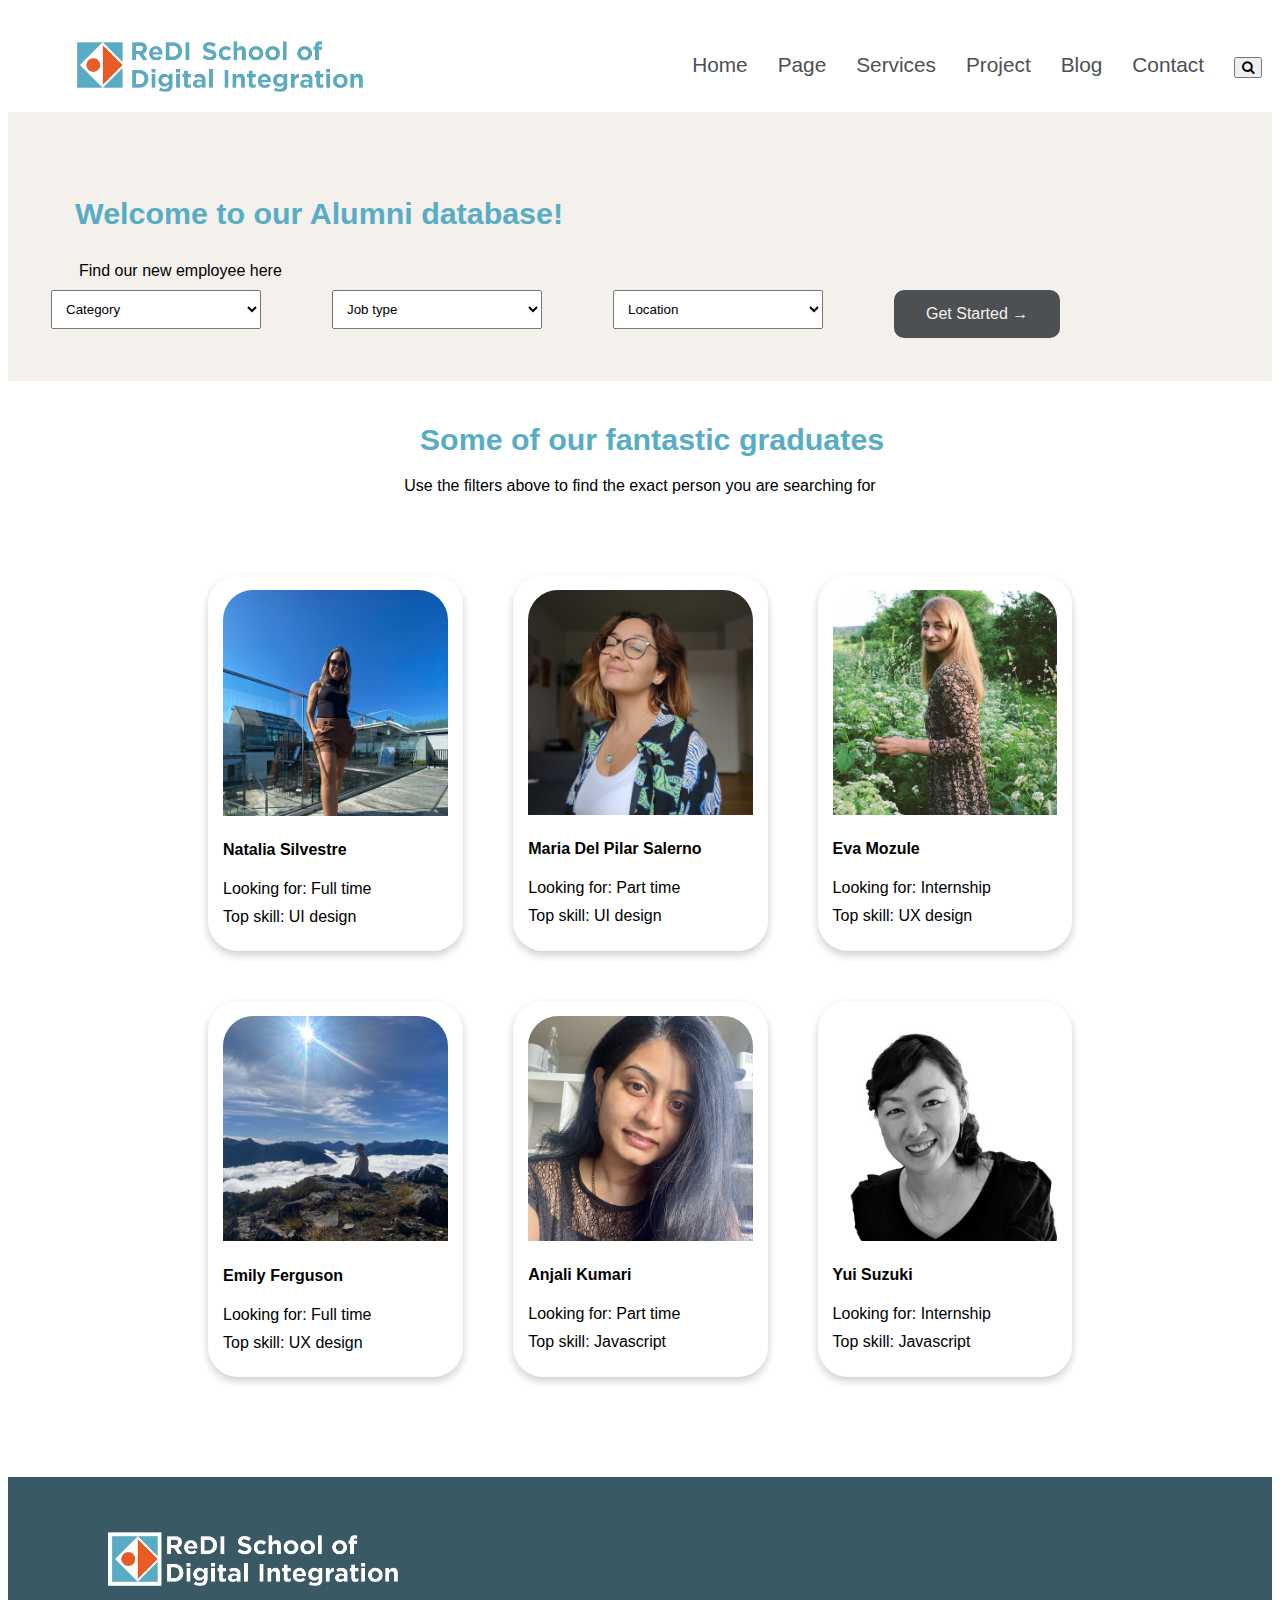
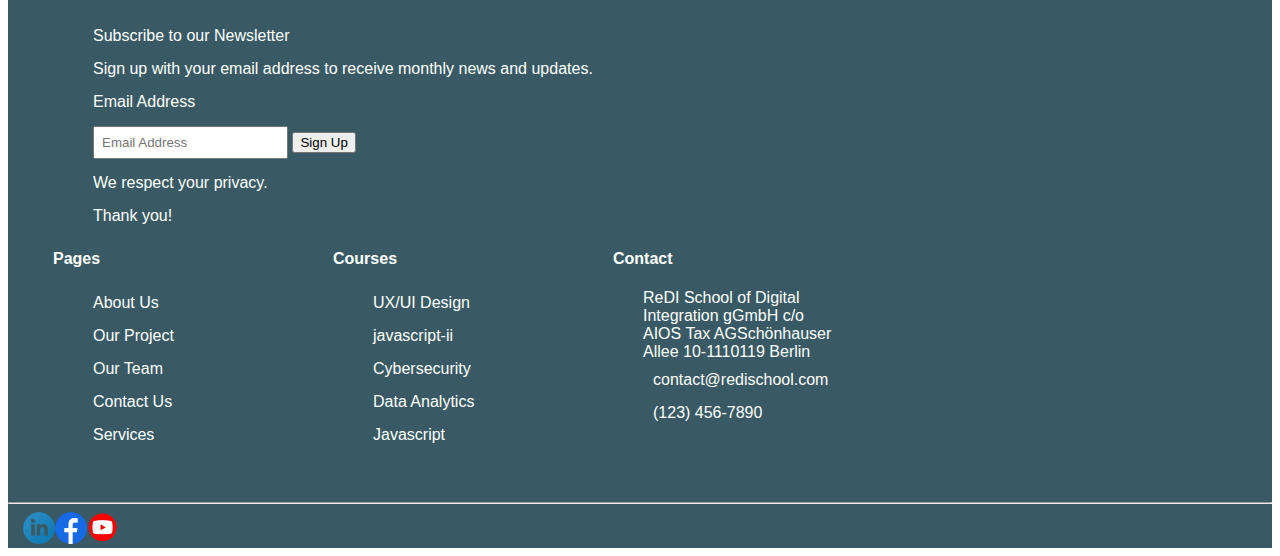
<file: index.html>
<!DOCTYPE html>
<html lang="en">
  <head>
    <meta charset="UTF-8" />
    <meta name="viewport" content="width=device-width, initial-scale=1.0" />
    <link rel="stylesheet" href="styles.css" />
    <link rel="stylesheet" href="mediaqueries.css" />
    <link
      rel="stylesheet"
      href="https://cdnjs.cloudflare.com/ajax/libs/font-awesome/4.7.0/css/font-awesome.min.css"
    />
    <link
      rel="stylesheet"
      href="https://cdnjs.cloudflare.com/ajax/libs/font-awesome/5.15.4/css/all.min.css"
      integrity="sha384-r4H/JkEPcvD54vb3Dfl3VFCtr4WOnbJ42CnxzRksx5lW4vFK5sdqy5w2MKz3LZP2"
      crossorigin="anonymous"
    />

    <title>Redi Alumni Website</title>
  </head>
  <body>
    <header class="header">
      <a href="https://www.redi-school.org/">
        <img
          src="asset/rediRemoveBackgroud.png"
          class="logo"
          alt="Redi School logo"
        />
      </a>

      <div class="container">
        <div class="detail">
          <ul class="nav-links">
            <li>
              <a class="fnav-links" href="https://www.redi-school.org/">Home</a>
            </li>
            <li><a class="fnav-links" href="#">Page</a></li>
            <li><a class="fnav-links" href="#">Services</a></li>
            <li><a class="fnav-links" href="#">Project</a></li>
            <li>
              <a class="fnav-links" href="https://www.redi-school.org/blog"
                >Blog</a
              >
            </li>
            <li>
              <a class="fnav-links" href="https://www.redi-school.org/contact"
                >Contact</a
              >
            </li>
            <li>
              <div class="search-container">
                <form action="/action_page.php">
                  <button type="submit"><i class="fa fa-search"></i></button>
                </form>
              </div>
            </li>
          </ul>
        </div>
      </div>
    </header>
    <main>
      <div class="top">
        <h1>Welcome to our Alumni database!</h1>
        <p id="aboveCategoryBtn">Find our new employee here</p>

        <!--anj adding dropdown-->
        <div class="filter">
          <select id="categoryFilter">
            <option value="">Category</option>
            <option value="Web Developer">Web Developer</option>
            <option value="UX/UI Designer">UX/UI Designer</option>
            <option value="Data Analytics">Data Analytics</option>
            <option value="Cybersecurity">Cybersecurity</option>
            <option value="Digital Marketing">Digital Marketing</option>
          </select>

          <select id="durationFilter">
            <option value="">Job type</option>
            <option value="Full time">Full time</option>
            <option value="Part time">Part time</option>
            <option value="Internship">Internship</option>
          </select>

          <select id="locationFilter">
            <option value="">Location</option>
            <option value="Aarhus">Aarhus</option>
            <option value="Copenhagen">Copenhagen</option>
            <option value="Berlin">Berlin</option>
            <option value="Munich">Munich</option>
            <option value="Hamburg">Hamburg</option>
          </select>
          <div class="get-start-button">
            <button
              class="getStartedBtn"
              id="getStartedBtn"
              type="button"
              onclick=""
            >
              Get Started &#8594;
            </button>
          </div>
        </div>
      </div>

      <!--Yui started here -->
      <div>
        <main>
          <!-- Y: card section starts here -->
          <div class="section-title">
            <h1>Some of our fantastic graduates</h1>
            <p>
              Use the filters above to find the exact person you are searching
              for
            </p>
          </div>
          <div class="grid-container">
            <div
              class="grid-item"
              onclick="handleGraduateClick('Natalia Silvestre', 'Full time', 'UI design')"
              data-location="Aarhus"
              data-category="UX/UI Designer"
              data-jobType="Full time"
            >
              <div class="grid-item1">
                <img src="asset/Natalia_img.png" alt="" style="width: 100%" />
                <!-- image took from slack -->
                <h4><b>Natalia Silvestre</b></h4>
                <p>Looking for: Full time</p>
                <p>Top skill: UI design</p>
                <a href="profile.html" target="_blank"></a>
                <!-- Y: need to figure out how to not hard code this (action/event). -->
              </div>
            </div>
            
            <div
              class="grid-item"
              onclick="handleGraduateClick('Maria Del Pilar Salerno', 'Part time', 'UI design')"
              data-location="Copenhagen"
              data-category="UX/UI Designer"
              data-jobType="Part time"
            >
              <div class="grid-item2">
                <img src="asset/Maria_Img.jpg" alt="" style="width: 100%" />
                <h4><b>Maria Del Pilar Salerno</b></h4>
                <p>Looking for: Part time</p>
                <p>Top skill: UI design</p>
                <a href="profile.html" target="_blank"></a>
                <!-- Y: need to figure out how to not hard code this (action/event). -->
              </div>
            </div>

            <div
              class="grid-item"
              onclick="handleGraduateClick('Eva Mozule', 'Internship', 'UX design')"
              data-location="Copenhagen"
              data-category="UX/UI Designer"
              data-jobType="Internship"
            >
              <div class="grid-item3">
                <img src="asset/Eva_img.jpg" alt="" style="width: 100%" />
                <h4><b>Eva Mozule</b></h4>
                <p>Looking for: Internship</p>
                <p>Top skill: UX design</p>
                <a href="profile.html" target="_blank"></a>
                <!-- Y: need to figure out how to not hard code this (action/event). -->
              </div>
            </div>

            <div
              class="grid-item"
              onclick="handleGraduateClick('Emily Ferguson', 'Full time', 'UX design')"
              data-location="Aarhus"
              data-category="UX/UI Designer"
              data-jobType="Full time"
              
            >
              <div class="grid-item4">
                <img src="asset/Emily_img.jpg" alt="" style="width: 100%" />
                <h4><b>Emily Ferguson</b></h4>
                <p>Looking for: Full time</p>
                <p>Top skill: UX design</p>
                <a href="profile.html" target="_blank"></a>
                <!-- Y: need to figure out how to not hard code this (action/event). -->
              </div>
            </div>

            <div
              class="grid-item"
              onclick="handleGraduateClick('Anjali Kumari', 'Part time', 'Javascript')"
              data-location="Aarhus"
              data-category="Web Developer"
              data-jobType="Full time"
            >
              <div class="grid-item5">
                <img src="asset/Anjali_img.png" alt="" style="width: 100%" />
                <h4><b>Anjali Kumari</b></h4>
                <p>Looking for: Part time</p>
                <p>Top skill: Javascript</p>
                <a href="profile.html" target="_blank"></a>
                <!-- Y: need to figure out how to not hard code this (action/event). -->
              </div>
            </div>

            <div
              class="grid-item"
              onclick="handleGraduateClick('Yui Suzuki', 'Internship', 'Javascript')"
              data-location="Aarhus"
              data-category="Web Developer"
              data-jobType="Part time"
            >
              <div class="grid-item6">
                <img src="asset/Yui_img.png" alt="" style="width: 100%" />
                <h4><b>Yui Suzuki</b></h4>
                <p>Looking for: Internship</p>
                <p>Top skill: Javascript</p>
                <a href="profile.html" target="_blank"></a>
                <!-- Y: need to figure out how to not hard code this (action/event). -->
              </div>
            </div>
          </div>
        </main>
      </div>
    </main>

    <footer>
      <div class="footer-container">
        <div class="footer-left-container">
          <a href="https://www.redi-school.org/">
            <img
              src="asset/rediWhitelogo-removebg-preview.png"
              class="logo"
              alt="Redi School logo"
          /></a>
          <ul class="footer-left list-unstyled">
            <li>Subscribe to our Newsletter</li>
            <li>
              Sign up with your email address to receive monthly news and
              updates.
            </li>
            <li>Email Address</li>
            <li>
              <input
                id="email-field"
                class="newsletter-form-element field-element"
                name="email"
                type="email"
                spellcheck="false"
                placeholder="Email Address"
              />
              <a href="registration.html">
                <button type="button" onclick="">Sign Up</button>
              </a>
            </li>
            <li>We respect your privacy.</li>
            <li>Thank you!</li>
          </ul>
        </div>
        <div class="footer-left-container">
          <div class="row">
            <div class="column">
              <h5>Pages</h5>
              <ul class="list-unstyled">
                <li><a href="">About Us</a></li>
                <li><a href="">Our Project</a></li>
                <li><a href="">Our Team</a></li>
                <li>
                  <a href="https://www.redi-school.org/contact">Contact Us</a>
                </li>
                <li><a href="">Services</a></li>
              </ul>
            </div>
            <div class="column">
              <h5>Courses</h5>
              <ul class="list-unstyled">
                <li>
                  <a
                    href="https://www.redi-school.org/user-centered-design/aarhus/dwp/ux-ui-design-basics"
                    >UX/UI Design</a
                  >
                </li>
                <li>
                  <a
                    href="https://www.redi-school.org/web-development/aarhus/dwp/javascript-ii"
                    >javascript-ii</a
                  >
                </li>
                <li>
                  <a
                    href="https://www.redi-school.org/cybersecurity/aarhus/dwp/introduction-to-cybersecurity"
                    >Cybersecurity</a
                  >
                </li>
                <li>
                  <a
                    href="https://www.redi-school.org/data-analytics/aarhus/dwp/introduction-to-data-analytics"
                    >Data Analytics</a
                  >
                </li>
                <li>
                  <a
                    href="https://www.redi-school.org/web-development/aarhus/dwp/introduction-to-javascript"
                    >Javascript</a
                  >
                </li>
              </ul>
            </div>
            <div class="column">
              <h5>Contact</h5>
              <ul class="list-unstyled">
                <a href="Mehringdamm 55, 10961 Berlin, Tyskland">
                  ReDI School of Digital Integration gGmbH c/o AIOS Tax
                  AGSchönhauser Allee 10-1110119 Berlin</a
                >

                <li>
                  <a href="mailto:@redischool.com">contact@redischool.com</a>
                </li>
                <li><a href="">(123) 456-7890</a></li>
              </ul>
            </div>
          </div>
        </div>
      </div>
      <hr />
      <div class="social-media">
        <div class="social-media-container">
          <a
            href="https://www.linkedin.com/school/redi-school-of-digital-integration/"
            target="_blank"
          >
            <img
              class="icon"
              src="asset/linkin-removebg-preview.png"
              alt="linkedin img"
            />
          </a>
          <a href="https://www.facebook.com/redischooldk/" target="_blank">
            <img class="icon" src="asset/facebook.png" alt="facebook img" />
          </a>
          <a
            href="https://www.youtube.com/c/ReDISchoolofDigitalIntegration"
            target="_blank"
          >
            <img
              class="icon"
              src="asset/youtube-removebg-preview.png"
              alt="youtube img"
            />
          </a>
        </div>
      </div>
    </footer>

    <script src="index.js"></script>
  </body>
</html>
</file>
<file: styles.css>
body {
    background-color: white;
    font-family: 'NunitoSans',sans-serif ;
}

/*header*/
header{
    display: flex;
    align-items: center;
    justify-content: space-between;
    flex-wrap: wrap;
    padding-top: 10px
}
.logo {
  height: 54px;
  margin-left: 65px;
  display: flex;
  justify-content: start;
  align-items: center;
  border-radius: 0 !important;
  padding-bottom: 20px;
  padding-top: 20px;
}

/*nav details*/
.container{
    display: inline;
    font-size: 1.3rem;
}
.nav-links {
    display: flex;
    justify-content: flex-end;
    align-items: center;
    flex-wrap: wrap;
}

.nav-links li {
    margin-left: 15px;
    list-style: none;
}
a{
  transition: color 0.3s;
  text-decoration: none;
  color: white;
}
a:hover{
    color: rgb(185, 183, 182);
    
}
.fnav-links{
  color: #4D5053;
}
/*search*/
.fa {
    display: inline;
    font: normal normal normal 14px/1 FontAwesome;
    font-size: 14px;
    font-size: inherit;
    text-rendering: auto;
    -webkit-font-smoothing: antialiased;
    -moz-osx-font-smoothing: grayscale;
}


/*Body-top*/
.top{
   background-color: #F4F0EC;
   display: flex;
   justify-content: start;
   flex-direction: column;
   padding: 43px;
}
h1{
    font-size: 1.9rem; 
    color:#58ADC5;
    padding-top: 21px;
    padding-left: 24px;
}
h2{
  font-size: 18px;  
  padding: 20px;
  font-weight: normal;
}

/*dropdown*/
.filter {
  display: flex;
  justify-content: flex-start;
  flex-wrap: wrap;
  align-items: start;
}

.filter select {
  padding: 10px;
  margin-right: 71px;
  width: 210px;
}

/* Y modifying get started button */
.getStartedBtn {
  background-color: #4D5053;
  border: none;
  color: #F4F0EC;
  padding: 15px 32px;
  text-align: center;
  text-decoration: none;
  display: inline-block;
  font-size: 16px;
  border-radius: 10px;
}




/*footer*/
footer{
  background-color: #395A65;
  color: white;
}
.footer-container{
    background-color: #395A65;
    display: flex;
    padding: 35px;
    justify-content: space-between;
    align-items: center;
    flex-direction: row;
    flex-wrap: wrap;
}

.row{
    display: flex;
    flex-wrap: wrap;
    gap: 40px;
}
.column {
    flex: 1;
    width: 15rem;
}
.list-unstyled {
  list-style: none;
  margin-bottom: 10px;  
  
}
li {
  padding: 5px;
  margin: 5px;
  color: white;
  
}
h5{
  padding: 5px;
  margin: 5px;
  font-size: 1rem;
}
.footer-left .list-unstyled{
  padding-left: 10px;
}
#email-field {
  padding: 7px;
}



/* social media */

.social-media-container {
  display: flex;
  flex-wrap: wrap;
  padding: 0 15px;;
}
.icon {
  cursor: pointer;
  height: 2rem;
}


/* Yui started here */
h2 {
    font-family: 'NunitoSans',sans-serif ;
    color: #58ADC5
  }
  
  p {
    font-family: 'NunitoSans',sans-serif ;
    margin-top: 10px;
    margin-bottom: 10px;
  }
  #aboveCategoryBtn {
    font-family: 'NunitoSans',sans-serif ;
    margin-top: 10px;
    margin-bottom: 10px;
    padding-left: 28px;
  }

  /* Y: section title */
  .section-title {
      text-align: center;
  }
  /* Y: Grid */
  .grid-container {
      display: grid;
      grid-template-columns: auto auto auto;
      column-gap: 50px;
      row-gap: 50px;
      margin-top: 80px;
      margin-bottom: 100px;
      margin-right: 200px;
      margin-left: 200px;
    
    }
  
  
  /* Y: Card section*/
.grid-item {
       /* Add shadows to create the "card" effect */
      box-shadow: 0 4px 8px 0 rgba(0,0,0,0.2);
      transition: 0.3s;
      /*5px rounded corners*/
      border-radius: 30px; 
      cursor: pointer; /* Change the cursor to a hand */
      position: relative;
    } 
  
    /*This makes the entire card clickable */
    .grid-item a::before {
      content: "";
      position: absolute;
      top: 0px;
      right: 0px;
      bottom: 0px;
      left: 0px;
    }
  
  .grid-item1, .grid-item2, .grid-item3, .grid-item4, .grid-item5, .grid-item6 {
    padding-top: 15px;
    padding-right: 15px;
    padding-bottom: 15px;
    padding-left: 15px;
  }
  
  dd {
    padding-left: 10px;
  }

  /* Y: On mouse-over, add a deeper shadow */
  .grid-item:hover {
      box-shadow: 8px 8px 10px 8px rgba(0,0,0,0.2);
    }
      
  /* Y: Add rounded corners to the top left and the top right corner of the image */
  img {
      border-radius: 30px 30px 0 0;
    }
</file>
<file: mediaqueries.css>
/* this page for responsive mobile view */
@media screen and (max-width: 720px) {
    #desktop-nav {
      display: none;
    }
    .grid-container {
      display: flex;
      flex-direction: column;
      width: 60%;
      margin: auto;
    }
    .grid-item1, .grid-item2, .grid-item3, .grid-item4, .grid-item5, .grid-item6 {
     padding: 20px;
    }
    nav-links li {
      margin: auto;
      text-align: center;
    }
    h1{
      padding: 10px;
  }
  .right-container {
    margin: auto;
  }
  .flex-container {
    flex-direction: column;
  }
  .left-container {
    padding: 27px;
    width: 100%;
    justify-content: center;
    align-items: center;
  }
  .upload-files{
    flex-direction: column;
  }
  .flex-container {
    margin:  0px;
  }
  #bio{
    display: flex;
    flex-wrap: wrap;
  }
  .text-box {
    font-size: 16px;
  }
  .nav-links {
    justify-content: flex-start;
    align-items: center;
  }
}
</file>
